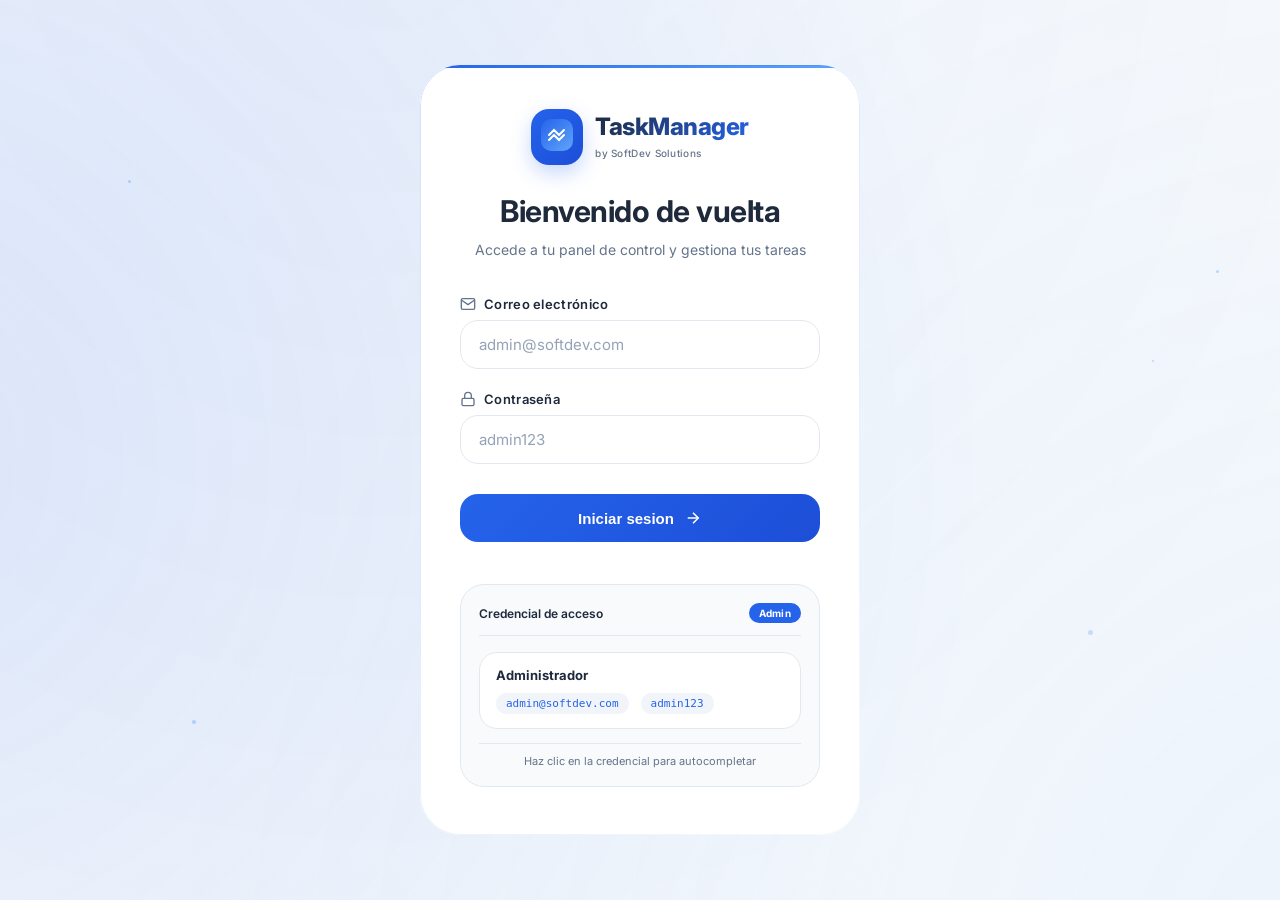
<file: views/index.html>
<!DOCTYPE html>
<html lang="es">

<head>
    <meta charset="UTF-8">
    <meta name="viewport" content="width=device-width, initial-scale=1.0">
    <title>TaskManager - SoftDev Solutions</title>
    <link rel="stylesheet" href="../styles/index.css">

</head>

<body>

    <div class="background-gradient"></div>

    <nav class="navbar">
        <div class="navbar-brand">
            <div class="logo-icon">
                <svg width="20" height="20" viewBox="0 0 24 24" fill="none" stroke="white" stroke-width="2"
                    stroke-linecap="round" stroke-linejoin="round">
                    <path d="M9 11l3 3L22 4"></path>
                    <path d="M21 12v7a2 2 0 0 1-2 2H5a2 2 0 0 1-2-2V5a2 2 0 0 1 2-2h11"></path>
                </svg>
            </div>
            <div class="logo-text">
                <span class="logo-main">TaskManager</span>
                <span class="logo-sub">SoftDev Solutions</span>
            </div>
        </div>
        <div class="navbar-links">
            <a href="#" class="nav-link active">
                <svg width="16" height="16" viewBox="0 0 24 24" fill="none" stroke="currentColor" stroke-width="2"
                    stroke-linecap="round" stroke-linejoin="round">
                    <path d="M3 9l9-7 9 7v11a2 2 0 0 1-2 2H5a2 2 0 0 1-2-2z"></path>
                    <polyline points="9 22 9 12 15 12 15 22"></polyline>
                </svg>
                Inicio
            </a>
            <a href="tasks.html" class="nav-link">
                <svg width="16" height="16" viewBox="0 0 24 24" fill="none" stroke="currentColor" stroke-width="2"
                    stroke-linecap="round" stroke-linejoin="round">
                    <rect x="3" y="3" width="7" height="7" rx="1"></rect>
                    <rect x="14" y="3" width="7" height="7" rx="1"></rect>
                    <rect x="3" y="14" width="7" height="7" rx="1"></rect>
                    <rect x="14" y="14" width="7" height="7" rx="1"></rect>
                </svg>
                Tareas
            </a>
            <a href="javascript:void(0)" class="nav-link nav-link--exit" onclick="logOut()">
                <svg width="16" height="16" viewBox="0 0 24 24" fill="none" stroke="currentColor" stroke-width="2"
                    stroke-linecap="round" stroke-linejoin="round">
                    <path d="M9 21H5a2 2 0 0 1-2-2V5a2 2 0 0 1 2-2h4"></path>
                    <polyline points="16 17 21 12 16 7"></polyline>
                    <line x1="21" y1="12" x2="9" y2="12"></line>
                </svg>
                Salir
            </a>
        </div>
    </nav>

    <div class="page">

        <header class="hero">
            <span class="hero-badge">
                <svg width="12" height="12" viewBox="0 0 24 24" fill="currentColor">
                    <circle cx="12" cy="12" r="10"></circle>
                </svg>
                SoftDev Solutions
            </span>
            <h1>TaskManager</h1>
            <p class="hero-description">
                Aplicación web para optimizar la administración, seguimiento y asignación de
                tareas dentro de equipos de trabajo colaborativos, permitiendo que múltiples
                usuarios interactúen simultáneamente.
            </p>
        </header>

        <main>
            <section class="team-section">
                <h2 class="section-title">Equipo de desarrollo</h2>
                <div class="team-grid">
                    <div class="team-card">
                        <div class="team-icon">
                            <svg width="18" height="18" viewBox="0 0 24 24" fill="none" stroke="currentColor"
                                stroke-width="2" stroke-linecap="round" stroke-linejoin="round">
                                <path d="M12 2l2.5 5 5.5.8-4 4 .9 5.5L12 14.8 7.1 17.3 8 11.8l-4-4 5.5-.8z"></path>
                            </svg>
                        </div>
                        <div>
                            <strong>Administrador</strong>
                            <span>Ramas y aprobaciones</span>
                        </div>
                    </div>
                    <div class="team-card">
                        <div class="team-icon">
                            <svg width="18" height="18" viewBox="0 0 24 24" fill="none" stroke="currentColor"
                                stroke-width="2" stroke-linecap="round" stroke-linejoin="round">
                                <polyline points="16 18 22 12 16 6"></polyline>
                                <polyline points="8 6 2 12 8 18"></polyline>
                            </svg>
                        </div>
                        <div>
                            <strong>Desarrollador 1</strong>
                            <span>Módulo de interfaz</span>
                        </div>
                    </div>
                    <div class="team-card">
                        <div class="team-icon">
                            <svg width="18" height="18" viewBox="0 0 24 24" fill="none" stroke="currentColor"
                                stroke-width="2" stroke-linecap="round" stroke-linejoin="round">
                                <polyline points="16 18 22 12 16 6"></polyline>
                                <polyline points="8 6 2 12 8 18"></polyline>
                            </svg>
                        </div>
                        <div>
                            <strong>Desarrollador 2</strong>
                            <span>Módulo JavaScript</span>
                        </div>
                    </div>
                    <div class="team-card">
                        <div class="team-icon">
                            <svg width="18" height="18" viewBox="0 0 24 24" fill="none" stroke="currentColor"
                                stroke-width="2" stroke-linecap="round" stroke-linejoin="round">
                                <path d="M14 2H6a2 2 0 0 0-2 2v16a2 2 0 0 0 2 2h12a2 2 0 0 0 2-2V8z"></path>
                                <polyline points="14 2 14 8 20 8"></polyline>
                            </svg>
                        </div>
                        <div>
                            <strong>Desarrollador 3</strong>
                            <span>Documentación</span>
                        </div>
                    </div>
                </div>
            </section>

            <section class="info-grid">
                <article class="info-card info-card--objetivo">
                    <h2 class="section-title">Objetivo del proyecto</h2>
                    <p>
                        El objetivo principal de <strong>TaskManager</strong> es administrar de manera
                        eficiente las tareas y actividades de un equipo de trabajo, garantizando la
                        organización de flujos, el control de tiempos y la correcta asignación de
                        responsabilidades bajo un entorno controlado.
                    </p>
                </article>

                <article class="info-card info-card--alcance">
                    <h2 class="section-title">Alcance del proyecto</h2>
                    <p>
                        La aplicación web contempla la implementación y liberación de los siguientes
                        módulos funcionales centrales en su primera versión:
                    </p>
                    <ul>
                        <li>
                            <span class="li-icon"></span>
                            <span><strong>Autenticación (Login):</strong> control de acceso seguro para los integrantes
                                del equipo.</span>
                        </li>
                        <li>
                            <span class="li-icon"></span>
                            <span><strong>Interfaz de usuario:</strong> panel visual interactivo para la gestión de
                                actividades.</span>
                        </li>
                        <li>
                            <span class="li-icon"></span>
                            <span><strong>Lógica (JavaScript):</strong> comportamiento dinámico para crear, actualizar y
                                borrar tareas en tiempo real.</span>
                        </li>
                    </ul>
                </article>
            </section>
        </main>

        <footer>
            <p>&copy; 2026 SoftDev Solutions &middot; Proyecto de Práctica Integradora</p>
        </footer>

    </div>
<script src="../scripts/index.js"></script>


</body>

</html>
</file>
<file: styles/index.css>
/* paleta de colores */
:root {
    --primary: #2563EB;
    --primary-light: #60A5FA;
    --primary-dark: #1D4ED8;
    --secondary: #1E293B;
    --background: #F8FAFC;
    --surface: #FFFFFF;
    --surface-alt: #F1F5F9;
    --border: #E2E8F0;
    --text-primary: #1E293B;
    --text-secondary: #64748B;
    --text-muted: #94A3B8;
    --accent-warning: #D97706;
    --accent-danger: #DC2626;
    --accent-success: #16A34A;
}

/* estilos generales */
* {
    margin: 0;
    padding: 0;
    box-sizing: border-box;
}

html, body {
    min-height: 100%;
}

body {
    font-family: 'Inter', -apple-system, BlinkMacSystemFont, 'Segoe UI', sans-serif;
    background-color: var(--background);
    color: var(--text-primary);
    line-height: 1.6;
    display: flex;
    flex-direction: column;
    position: relative;
    overflow-x: hidden;
}

/* fondo con gradiente sutil, igual que el login */
.background-gradient {
    position: fixed;
    top: -50%;
    left: -50%;
    width: 200%;
    height: 200%;
    background: radial-gradient(circle at 20% 50%, rgba(37, 99, 235, 0.10) 0%, transparent 50%),
                radial-gradient(circle at 80% 80%, rgba(96, 165, 250, 0.07) 0%, transparent 50%),
                radial-gradient(circle at 40% 20%, rgba(37, 99, 235, 0.05) 0%, transparent 50%);
    animation: slowDrift 25s ease-in-out infinite;
    z-index: 0;
    pointer-events: none;
}

@keyframes slowDrift {
    0%, 100% { transform: translate(0, 0) rotate(0deg); }
    33% { transform: translate(1.5%, 1%) rotate(1deg); }
    66% { transform: translate(-1%, 1.5%) rotate(-1deg); }
}

/* navbar */
.navbar {
    position: relative;
    z-index: 1;
    display: flex;
    align-items: center;
    justify-content: space-between;
    background-color: var(--surface);
    border-bottom: 1px solid var(--border);
    padding: 1rem 2rem;
    box-shadow: 0 1px 3px rgba(15, 23, 42, 0.04);
}

.navbar-brand {
    display: flex;
    align-items: center;
    gap: 12px;
}

.logo-icon {
    background: linear-gradient(135deg, var(--primary), var(--primary-dark));
    padding: 8px;
    border-radius: 12px;
    box-shadow: 0 6px 14px rgba(37, 99, 235, 0.25);
    display: flex;
    align-items: center;
    justify-content: center;
    transition: transform 0.2s ease;
}

.logo-icon:hover {
    transform: scale(1.05);
}

.logo-text {
    display: flex;
    flex-direction: column;
    line-height: 1.2;
}

.logo-main {
    font-size: 1.05rem;
    font-weight: 800;
    background: linear-gradient(135deg, var(--secondary) 0%, var(--primary) 100%);
    -webkit-background-clip: text;
    background-clip: text;
    color: transparent;
    letter-spacing: -0.5px;
}

.logo-sub {
    font-size: 0.6875rem;
    font-weight: 500;
    color: var(--text-secondary);
    letter-spacing: 0.3px;
}

.navbar-links {
    display: flex;
    align-items: center;
    gap: 1.75rem;
}

.nav-link {
    display: flex;
    align-items: center;
    gap: 6px;
    color: var(--text-secondary);
    text-decoration: none;
    font-size: 0.9rem;
    font-weight: 500;
    padding-bottom: 4px;
    border-bottom: 2px solid transparent;
    transition: color 0.2s ease, border-color 0.2s ease;
}

.nav-link:hover {
    color: var(--text-primary);
}

.nav-link.active {
    color: var(--primary);
    border-bottom-color: var(--primary);
}

.nav-link--exit:hover {
    color: var(--accent-danger);
}

/* page wrapper*/
.page {
    position: relative;
    z-index: 1;
    flex: 1;
    display: flex;
    flex-direction: column;
    max-width: 1100px;
    width: 100%;
    margin: 0 auto;
    padding: 0 1.5rem;
}

.hero {
    text-align: center;
    padding: 2.5rem 1rem 2rem;
    animation: fadeInUp 0.6s ease-out;
}

@keyframes fadeInUp {
    from { opacity: 0; transform: translateY(20px); }
    to { opacity: 1; transform: translateY(0); }
}

.hero-badge {
    display: inline-flex;
    align-items: center;
    gap: 8px;
    background-color: var(--surface);
    border: 1px solid var(--border);
    border-radius: 20px;
    padding: 5px 14px;
    font-size: 0.8rem;
    font-weight: 600;
    color: var(--primary);
    margin-bottom: 0.875rem;
}

.hero-badge svg {
    color: var(--primary-light);
}

.hero h1 {
    font-size: 2rem;
    font-weight: 800;
    letter-spacing: -0.5px;
    margin-bottom: 0.625rem;
    color: var(--text-primary);
}

.hero-description {
    font-size: 0.9rem;
    line-height: 1.7;
    color: var(--text-secondary);
    max-width: 600px;
    margin: 0 auto;
}

/* menu */
main {
    flex: 1;
    padding: 1.5rem 0 2.5rem;
    display: flex;
    flex-direction: column;
    gap: 1.75rem;
}

.section-title {
    font-size: 1rem;
    font-weight: 700;
    color: var(--text-primary);
    letter-spacing: 0.3px;
    margin-bottom: 1rem;
}

/* grid para el equipo */
.team-grid {
    display: grid;
    grid-template-columns: repeat(auto-fit, minmax(190px, 1fr));
    gap: 12px;
}

.team-card {
    display: flex;
    align-items: center;
    gap: 12px;
    background-color: var(--surface);
    border: 1px solid var(--border);
    border-radius: 18px;
    padding: 0.9rem 1.1rem;
    transition: all 0.25s ease;
}

.team-card:hover {
    border-color: var(--primary-light);
    transform: translateY(-3px);
    box-shadow: 0 8px 18px rgba(37, 99, 235, 0.08);
}

.team-icon {
    flex-shrink: 0;
    width: 38px;
    height: 38px;
    display: flex;
    align-items: center;
    justify-content: center;
    border-radius: 12px;
    background: linear-gradient(135deg, rgba(37, 99, 235, 0.1), rgba(96, 165, 250, 0.08));
    color: var(--primary);
}

.team-card div:last-child {
    display: flex;
    flex-direction: column;
}

.team-card strong {
    font-size: 0.9rem;
    font-weight: 700;
    color: var(--text-primary);
}

.team-card span {
    font-size: 0.8rem;
    color: var(--text-secondary);
}

/* cards de obj y alcance */
.info-grid {
    display: grid;
    grid-template-columns: repeat(auto-fit, minmax(300px, 1fr));
    gap: 1.5rem;
}

.info-card {
    background-color: var(--surface);
    border: 1px solid var(--border);
    border-radius: 24px;
    padding: 1.75rem;
    transition: all 0.3s ease;
    position: relative;
    overflow: hidden;
}

.info-card:hover {
    transform: translateY(-4px);
    box-shadow: 0 16px 32px -16px rgba(15, 23, 42, 0.12);
}

.info-card::before {
    content: '';
    position: absolute;
    top: 0;
    left: 0;
    width: 100%;
    height: 3px;
    background: linear-gradient(90deg, var(--primary), var(--primary-light), var(--primary));
    background-size: 200% 100%;
    animation: shimmer 4s ease-in-out infinite;
}

@keyframes shimmer {
    0% { background-position: 0% 0%; }
    100% { background-position: 200% 0%; }
}

.info-card--alcance::before {
    background: linear-gradient(90deg, var(--secondary), var(--text-secondary), var(--secondary));
    background-size: 200% 100%;
}

.info-card p {
    font-size: 0.9rem;
    line-height: 1.7;
    color: var(--text-primary);
    margin-bottom: 1rem;
}

.info-card p:last-of-type {
    margin-bottom: 0;
}

.info-card strong {
    color: var(--primary);
    font-weight: 700;
}

/* listado de modulos */
.info-card ul {
    list-style: none;
    display: flex;
    flex-direction: column;
    gap: 0.625rem;
}

.info-card li {
    display: flex;
    align-items: flex-start;
    gap: 10px;
    font-size: 0.875rem;
    line-height: 1.6;
    color: var(--text-primary);
}

.li-icon {
    flex-shrink: 0;
    margin-top: 6px;
    width: 6px;
    height: 6px;
    border-radius: 50%;
    background-color: var(--primary-light);
}

/* pie */
footer {
    position: relative;
    z-index: 1;
    text-align: center;
    padding: 1.5rem 0;
    margin-top: auto;
    border-top: 1px solid var(--border);
    color: var(--text-secondary);
    font-size: 0.85rem;
}

/* tamaño de pantallas */
@media (max-width: 640px) {
    .navbar {
        padding: 1rem 1.25rem;
    }

    .navbar-links {
        gap: 1rem;
    }

    .logo-sub {
        display: none;
    }

    .hero h1 {
        font-size: 1.5rem;
    }
}
</file>
<file: styles/login.css>
* {
    margin: 0;
    padding: 0;
    box-sizing: border-box;
}

body {
    font-family: 'Inter', -apple-system, BlinkMacSystemFont, 'Segoe UI', sans-serif;
    background-color: #F8FAFC;
    min-height: 100vh;
    display: flex;
    align-items: center;
    justify-content: center;
    position: relative;
    overflow-x: hidden;
}

/* Particulas animadas */
.particles {
    position: fixed;
    top: 0;
    left: 0;
    width: 100%;
    height: 100%;
    pointer-events: none;
    z-index: 0;
}

.particle {
    position: absolute;
    width: 4px;
    height: 4px;
    background: #60A5FA;
    border-radius: 50%;
    opacity: 0.4;
    animation: floatParticle 8s ease-in-out infinite;
}

.particle:nth-child(1) { top: 20%; left: 10%; animation-delay: 0s; width: 3px; height: 3px; }
.particle:nth-child(2) { top: 70%; left: 85%; animation-delay: 2s; width: 5px; height: 5px; opacity: 0.3; }
.particle:nth-child(3) { top: 40%; left: 90%; animation-delay: 4s; width: 2px; height: 2px; }
.particle:nth-child(4) { top: 80%; left: 15%; animation-delay: 6s; width: 4px; height: 4px; }
.particle:nth-child(5) { top: 30%; left: 95%; animation-delay: 3s; width: 3px; height: 3px; }

@keyframes floatParticle {
    0%, 100% { transform: translateY(0) translateX(0); opacity: 0.2; }
    50% { transform: translateY(-30px) translateX(10px); opacity: 0.6; }
}

/* Fondos con gradiente animado */
.background-gradient {
    position: fixed;
    top: -50%;
    left: -50%;
    width: 200%;
    height: 200%;
    background: radial-gradient(circle at 20% 50%, rgba(37, 99, 235, 0.12) 0%, transparent 50%),
                radial-gradient(circle at 80% 80%, rgba(96, 165, 250, 0.08) 0%, transparent 50%),
                radial-gradient(circle at 40% 20%, rgba(37, 99, 235, 0.05) 0%, transparent 50%);
    animation: slowDrift 25s ease-in-out infinite;
    z-index: 0;
}

@keyframes slowDrift {
    0%, 100% { transform: translate(0, 0) rotate(0deg); }
    33% { transform: translate(1.5%, 1%) rotate(1deg); }
    66% { transform: translate(-1%, 1.5%) rotate(-1deg); }
}

.background-blur {
    position: fixed;
    top: 0;
    left: 0;
    width: 100%;
    height: 100%;
    backdrop-filter: blur(0px);
    z-index: 0;
}

/* Contenedor principal */
.login-container {
    position: relative;
    z-index: 1;
    width: 100%;
    max-width: 480px;
    padding: 20px;
    animation: fadeInUp 0.6s ease-out;
}

@keyframes fadeInUp {
    from {
        opacity: 0;
        transform: translateY(30px);
    }
    to {
        opacity: 1;
        transform: translateY(0);
    }
}

/* Tarjeta de login */
.login-card {
    position: relative;
    background: #FFFFFF;
    border-radius: 40px;
    padding: 44px 40px 48px;
    backdrop-filter: blur(10px);
    transition: all 0.4s cubic-bezier(0.4, 0, 0.2, 1);
    overflow: hidden;
}

.login-card:hover {
    transform: translateY(-6px);
    box-shadow: 0 30px 50px -20px rgba(0, 0, 0, 0.15);
}

.card-glow {
    position: absolute;
    top: 0;
    left: 0;
    right: 0;
    height: 3px;
    background: linear-gradient(90deg, #2563EB, #60A5FA, #2563EB);
    background-size: 200% 100%;
    animation: shimmer 3s ease-in-out infinite;
}

@keyframes shimmer {
    0% { background-position: 0% 0%; }
    100% { background-position: 200% 0%; }
}

.card-border {
    position: absolute;
    inset: 0;
    border-radius: 40px;
    padding: 1px;
    background: linear-gradient(135deg, rgba(37, 99, 235, 0.2), rgba(96, 165, 250, 0.05));
    mask: linear-gradient(#fff 0 0) content-box, linear-gradient(#fff 0 0);
    -webkit-mask: linear-gradient(#fff 0 0) content-box, linear-gradient(#fff 0 0);
    -webkit-mask-composite: xor;
    mask-composite: exclude;
    pointer-events: none;
}

/* Encabezado */
.login-header {
    text-align: center;
    margin-bottom: 36px;
}

.logo {
    display: flex;
    align-items: center;
    justify-content: center;
    gap: 12px;
    margin-bottom: 28px;
}

.logo-icon {
    background: linear-gradient(135deg, #2563EB, #1D4ED8);
    padding: 10px;
    border-radius: 18px;
    box-shadow: 0 8px 20px rgba(37, 99, 235, 0.25);
    transition: transform 0.2s ease;
}

.logo-icon:hover {
    transform: scale(1.05);
}

.logo-text {
    text-align: left;
}

.logo-main {
    font-size: 24px;
    font-weight: 800;
    background: linear-gradient(135deg, #1E293B 0%, #2563EB 100%);
    -webkit-background-clip: text;
    background-clip: text;
    color: transparent;
    letter-spacing: -0.5px;
    display: block;
    line-height: 1.2;
}

.logo-sub {
    font-size: 10px;
    font-weight: 500;
    color: #64748B;
    letter-spacing: 0.3px;
}

.login-header h1 {
    font-size: 30px;
    font-weight: 700;
    color: #1E293B;
    margin-bottom: 10px;
    letter-spacing: -0.5px;
}

.login-header p {
    font-size: 14px;
    color: #64748B;
    line-height: 1.5;
}

/* Formulario */
.login-form {
    display: flex;
    flex-direction: column;
    gap: 22px;
}

.input-group {
    position: relative;
    display: flex;
    flex-direction: column;
    gap: 8px;
}

.input-group label {
    font-size: 13px;
    font-weight: 600;
    color: #1E293B;
    display: flex;
    align-items: center;
    gap: 8px;
    letter-spacing: 0.3px;
}

.input-group label svg {
    color: #64748B;
    transition: color 0.2s ease;
}

.input-group:focus-within label svg {
    color: #2563EB;
}

.input-group input {
    padding: 14px 18px;
    font-size: 15px;
    font-weight: 500;
    border: 1.5px solid #E2E8F0;
    border-radius: 18px;
    outline: none;
    background-color: #FFFFFF;
    color: #1E293B;
    transition: all 0.25s ease;
    font-family: 'Inter', sans-serif;
}

.input-group input:focus {
    border-color: #2563EB;
    box-shadow: 0 0 0 4px rgba(37, 99, 235, 0.12);
}

.input-group input::placeholder {
    color: #94A3B8;
    font-weight: 400;
}

/* Boton principal */
.btn-primary {
    position: relative;
    background: linear-gradient(135deg, #2563EB, #1D4ED8);
    color: white;
    border: none;
    padding: 15px 24px;
    font-size: 15px;
    font-weight: 600;
    border-radius: 18px;
    cursor: pointer;
    transition: all 0.3s ease;
    margin-top: 8px;
    display: flex;
    align-items: center;
    justify-content: center;
    gap: 10px;
    overflow: hidden;
    z-index: 1;
}

.btn-primary::before {
    content: '';
    position: absolute;
    top: 50%;
    left: 50%;
    width: 0;
    height: 0;
    border-radius: 50%;
    background: rgba(255, 255, 255, 0.25);
    transform: translate(-50%, -50%);
    transition: width 0.5s, height 0.5s;
    z-index: -1;
}

.btn-primary:hover::before {
    width: 300px;
    height: 300px;
}

.btn-primary:hover {
    background: linear-gradient(135deg, #1D4ED8, #1E40AF);
    transform: translateY(-2px);
    box-shadow: 0 12px 25px -8px rgba(37, 99, 235, 0.4);
}

.btn-primary:active {
    transform: translateY(0);
}

.btn-primary svg {
    transition: transform 0.25s ease;
}

.btn-primary:hover svg {
    transform: translateX(5px);
}

/* Credenciales demo */
.demo-credentials {
    margin-top: 20px;
    background: #F8FAFC;
    border-radius: 24px;
    padding: 18px;
    border: 1px solid #E2E8F0;
    transition: all 0.2s ease;
}

.demo-header {
    display: flex;
    align-items: center;
    gap: 8px;
    margin-bottom: 16px;
    padding-bottom: 12px;
    border-bottom: 1px solid #E2E8F0;
}

.demo-title {
    font-size: 12px;
    font-weight: 600;
    color: #1E293B;
    flex: 1;
}

.demo-badge {
    font-size: 10px;
    font-weight: 700;
    background: #2563EB;
    color: white;
    padding: 4px 10px;
    border-radius: 20px;
    letter-spacing: 0.3px;
}

.demo-grid {
    display: flex;
    flex-direction: column;
    gap: 12px;
}

.demo-card-item {
    position: relative;
    background: #FFFFFF;
    border-radius: 18px;
    padding: 14px 16px;
    border: 1px solid #E2E8F0;
    transition: all 0.25s ease;
    cursor: pointer;
    overflow: hidden;
}

.demo-card-item:hover {
    border-color: #60A5FA;
    transform: translateX(4px);
    box-shadow: 0 4px 12px rgba(37, 99, 235, 0.1);
}

.demo-hover-fill {
    position: absolute;
    inset: 0;
    background: linear-gradient(135deg, rgba(37, 99, 235, 0.05), rgba(96, 165, 250, 0.05));
    opacity: 0;
    transition: opacity 0.25s ease;
}

.demo-card-item:hover .demo-hover-fill {
    opacity: 1;
}

.demo-role {
    display: flex;
    align-items: center;
    gap: 8px;
    font-size: 13px;
    font-weight: 700;
    color: #1E293B;
    margin-bottom: 10px;
    position: relative;
    z-index: 1;
}

.demo-details {
    display: flex;
    gap: 12px;
    flex-wrap: wrap;
    position: relative;
    z-index: 1;
}

.demo-details code {
    font-size: 11px;
    font-family: 'Monaco', 'Menlo', monospace;
    background: #F1F5F9;
    padding: 4px 10px;
    border-radius: 10px;
    color: #2563EB;
    font-weight: 500;
    transition: all 0.2s ease;
}

.demo-card-item:hover .demo-details code {
    background: #E0E7FF;
}

.demo-note {
    font-size: 11px;
    color: #64748B;
    text-align: center;
    margin-top: 14px;
    padding-top: 10px;
    border-top: 1px solid #E2E8F0;
}

/* Mensaje de error */
.error-message {
    margin-top: 20px;
    padding: 12px 18px;
    background: #FEF2F2;
    border: 1px solid #FECACA;
    border-radius: 18px;
    color: #DC2626;
    font-size: 13px;
    font-weight: 500;
    display: flex;
    align-items: center;
    gap: 10px;
    animation: shake 0.45s ease;
}

@keyframes shake {
    0%, 100% { transform: translateX(0); }
    20% { transform: translateX(-6px); }
    40% { transform: translateX(6px); }
    60% { transform: translateX(-3px); }
    80% { transform: translateX(3px); }
}

/* Responsive */
@media (max-width: 520px) {
    .login-card {
        padding: 32px 24px 36px;
        border-radius: 32px;
    }

    .login-header h1 {
        font-size: 26px;
    }

    .logo-main {
        font-size: 20px;
    }

    .demo-details {
        flex-direction: column;
        gap: 6px;
    }

    .demo-card-item {
        padding: 12px 14px;
    }
}

@media (max-width: 400px) {
    .login-card {
        padding: 28px 20px 32px;
    }

    .btn-primary {
        padding: 13px 20px;
    }
}

/* Animacion de exito */
@keyframes pulseSuccess {
    0% { transform: scale(1); }
    50% { transform: scale(1.02); }
    100% { transform: scale(1); }
}

.btn-success {
    animation: pulseSuccess 0.4s ease;
}
</file>
<file: styles/tasks.css>
:root{
            --primary:#2563EB;
            --primary-hover:#1D4ED8;
            --secondary:#60A5FA;
            --background:#F8FAFC;
            --surface:#FFFFFF;
            --border:#E2E8F0;
            --text-primary:#1E293B;
            --text-secondary:#64748B;
        }

        *{
            margin:0;
            padding:0;
            box-sizing:border-box;
            font-family:Arial, sans-serif;
        }

        .header{
            background:linear-gradient(
                135deg,
                #2563EB,
                #60A5FA
            );

            color:white;
            padding:25px;
            border-radius:16px;
            margin-bottom:25px;

            box-shadow:
                0 10px 25px rgba(37,99,235,.15);
        }

        .header h1{
            color: #ffffff;
            font-size:32px;
            margin-bottom:5px;
        }

        .header p{
            opacity:.9;
        }

        body{
            background:#F8FAFC;
            color:#1E293B;
            padding:25px;
            min-height:100vh;
        }

        h1{
            text-align:center;
            margin-bottom:20px;
            color:var(--primary);
        }

        .kanban{
            display:grid;
            grid-template-columns:repeat(3,1fr);
            gap:25px;
        }

        .column{
            background:white;

            border:1px solid #E2E8F0;

            border-radius:18px;

            padding:18px;

            box-shadow:
                0 4px 15px rgba(0,0,0,.05);
        }

        .column h2{
            text-align:center;

            padding-bottom:15px;

            margin-bottom:15px;

            border-bottom:2px solid #E2E8F0;

            color:#2563EB;
        }

        .task{
            background:white;

            border:1px solid #E2E8F0;

            border-radius:14px;

            padding:15px;

            margin-bottom:15px;

            transition:.25s;

            box-shadow:
                0 3px 10px rgba(0,0,0,.05);
        }

        .task:hover{
            transform:translateY(-3px);

            box-shadow:
                0 8px 20px rgba(0,0,0,.08);
        }

        .task h3{
            font-size:16px;
            margin-bottom:5px;
        }

        .task p{
            font-size:14px;
            color:var(--text-secondary);
            margin-bottom:8px;
        }

        .task button{
            width:100%;
            padding:8px;
            border:none;
            border-radius:5px;
            background:var(--primary);
            color:white;
            cursor:pointer;
        }

        .task.pendiente{
            border-left:6px solid #2563EB;
        }

        .task.enproceso{
            border-left:6px solid #60A5FA;
        }

        .task.completada{
            border-left:6px solid #16A34A;
        }

        .task button:hover{
            background:var(--primary-hover);
        }

        .activity-panel{
            margin-top:25px;
            background:white;
            border-radius:18px;
            border:1px solid #E2E8F0;
            padding:20px;
            box-shadow:
                0 4px 15px rgba(0,0,0,.05);
        }

        .activity-panel h2{
            color:var(--primary);
            margin-bottom:10px;
        }

        #activityList{
            list-style:none;
        }

        #activityList li{
            padding:12px;
            margin-bottom:8px;
            background:#F8FAFC;
            border-radius:10px;
            border-left:4px solid #60A5FA;
        }

        @media(max-width:768px){
            .kanban{
                grid-template-columns:1fr;
            }
        }

        .form-container{
    background:white;

    border:1px solid #E2E8F0;

    border-radius:18px;

    padding:25px;

    margin-bottom:25px;

    box-shadow:
        0 4px 15px rgba(0,0,0,.05);
}

    .form-container input,
.form-container select{

    width:100%;

    padding:12px;

    border:1px solid #E2E8F0;

    border-radius:10px;

    margin-top:8px;
    margin-bottom:15px;

    transition:.2s;
}

.form-container input:focus,
.form-container select:focus{

    outline:none;

    border-color:#2563EB;

    box-shadow:
        0 0 0 4px
        rgba(37,99,235,.15);
}

    .form-container button{
        background: var(--primary);
        color: white;
        border: none;
        padding: 10px;
        border-radius: 5px;
        cursor: pointer;
    }

   .stats{
    display:grid;
    grid-template-columns:repeat(auto-fit,minmax(180px,1fr));
    gap:20px;
    margin-bottom:25px;
}

.stat-card{
    background:white;
    border:1px solid #E2E8F0;
    border-radius:16px;
    padding:25px;

    box-shadow:
        0 4px 12px rgba(0,0,0,.05);

    transition:.3s;
}

.stat-card:hover{
    transform:translateY(-4px);
}

.stat-card h3{
    font-size:34px;
    color:#2563EB;
}

.stat-card p{
    color:#64748B;
}

.delete-btn{
    margin-top:8px;
    background:#DC2626 !important;
}

.delete-btn:hover{
    background:#B91C1C !important;
}

.btn-pendiente{
    background:#2563EB;
    color:white;
}

.btn-pendiente:hover{
    background:#1D4ED8;
}

.btn-proceso{
    background:#60A5FA;
    color:white;
}

.btn-proceso:hover{
    background:#2563EB;
}

.btn-completada{
    background:#16A34A;
    color:white;
}

.btn-completada:hover{
    background:#15803D;
}
</file>
